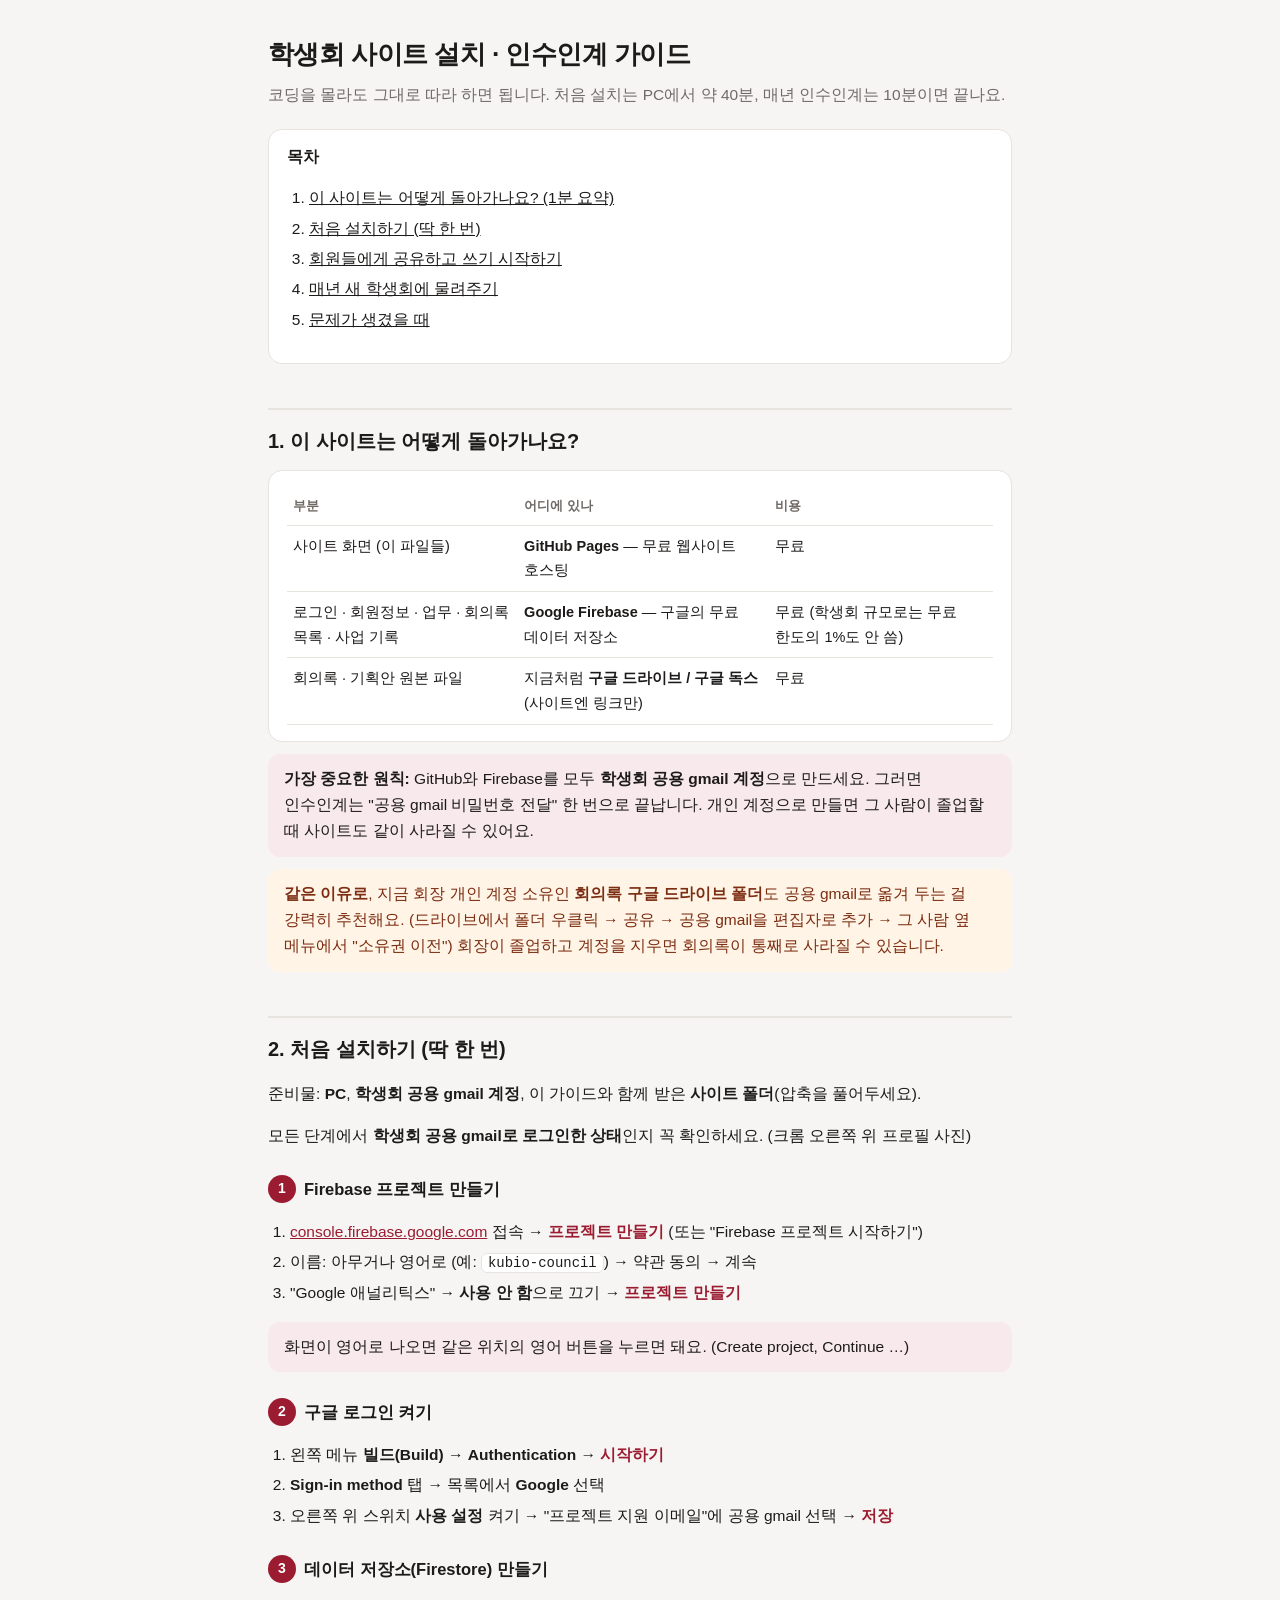
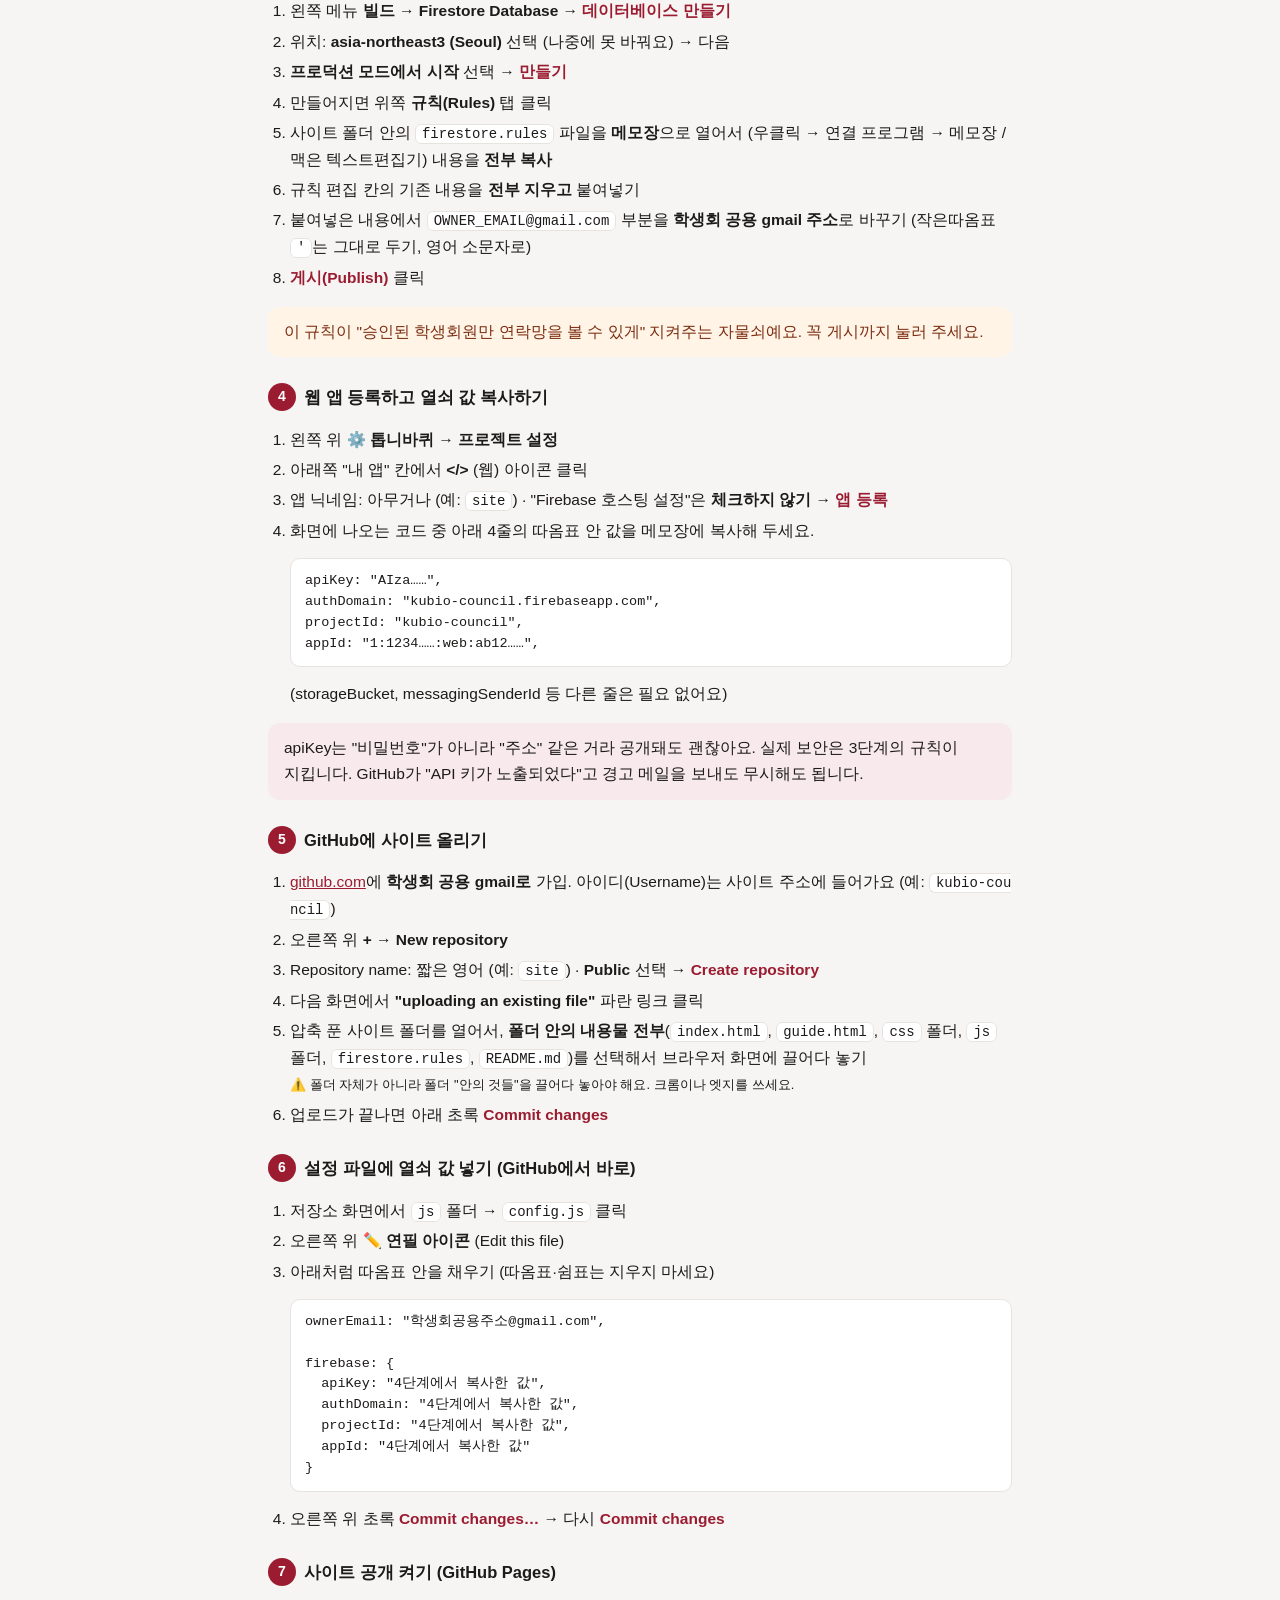
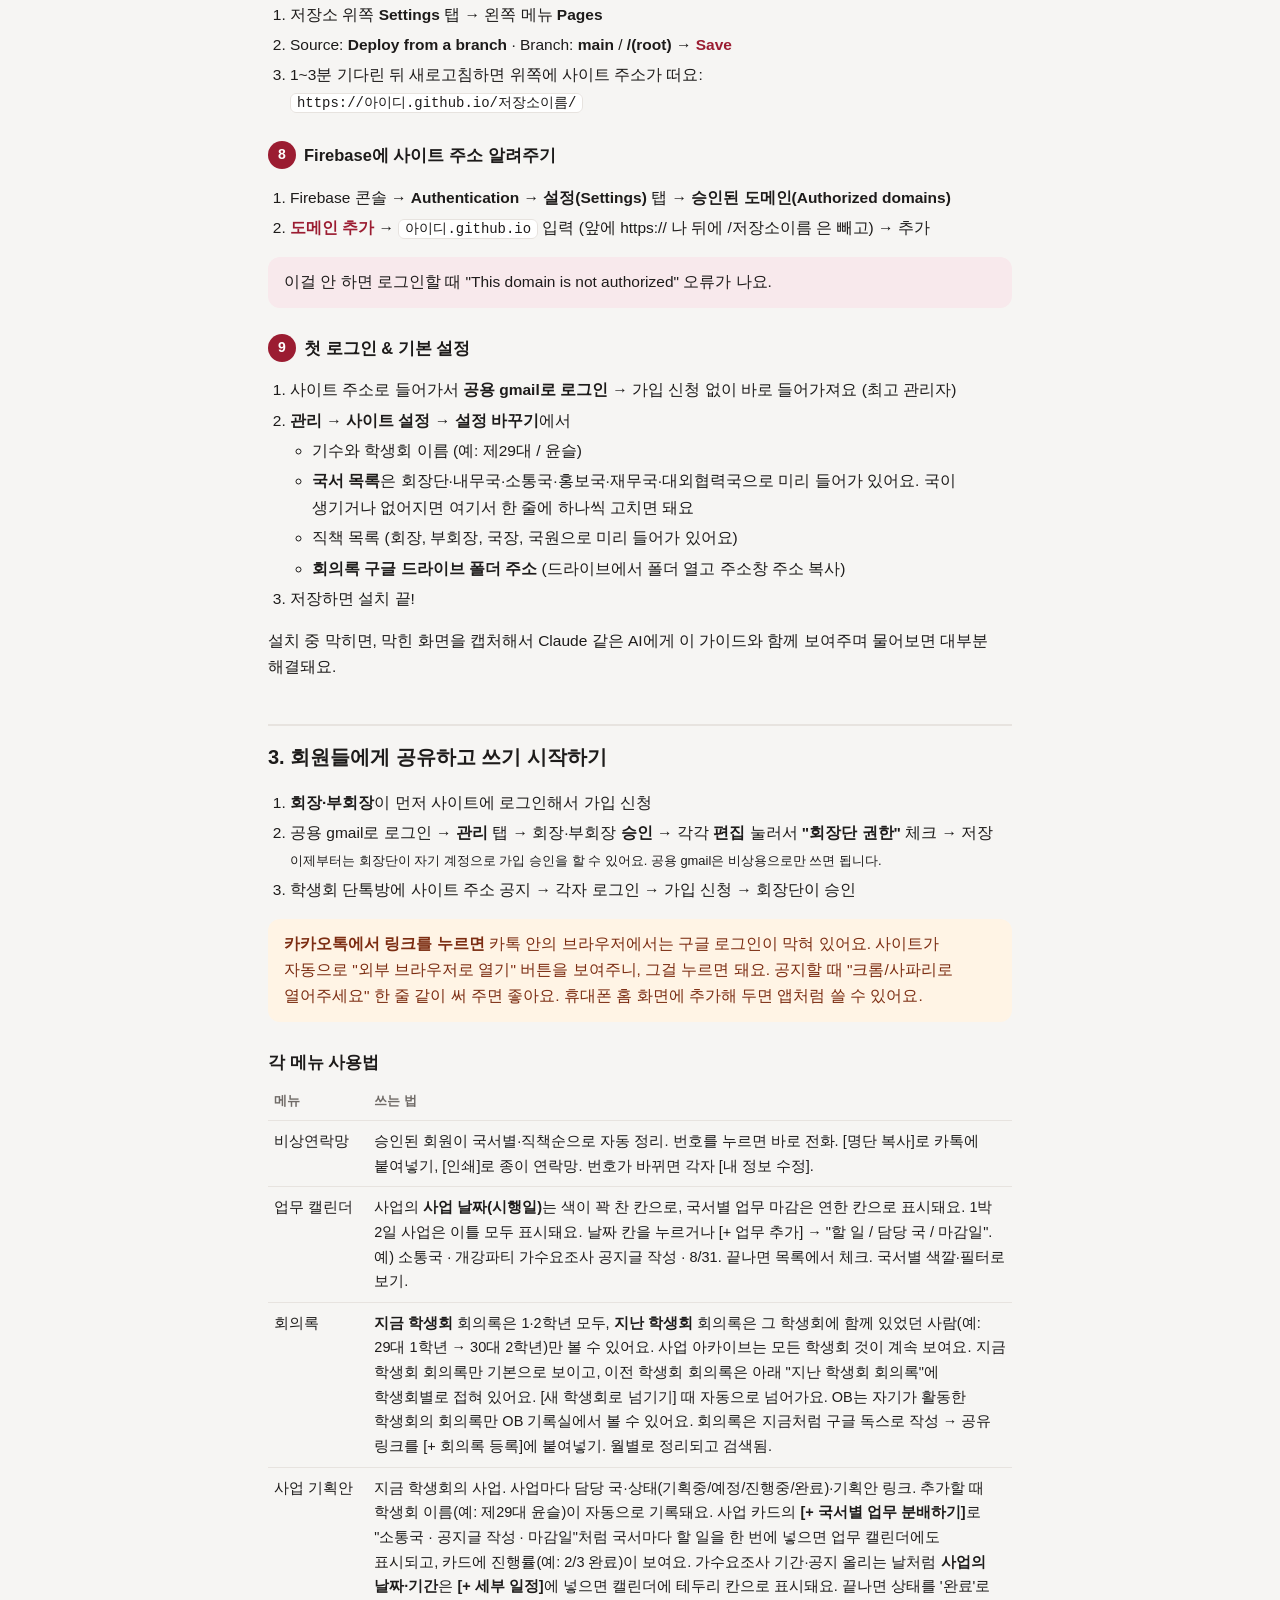
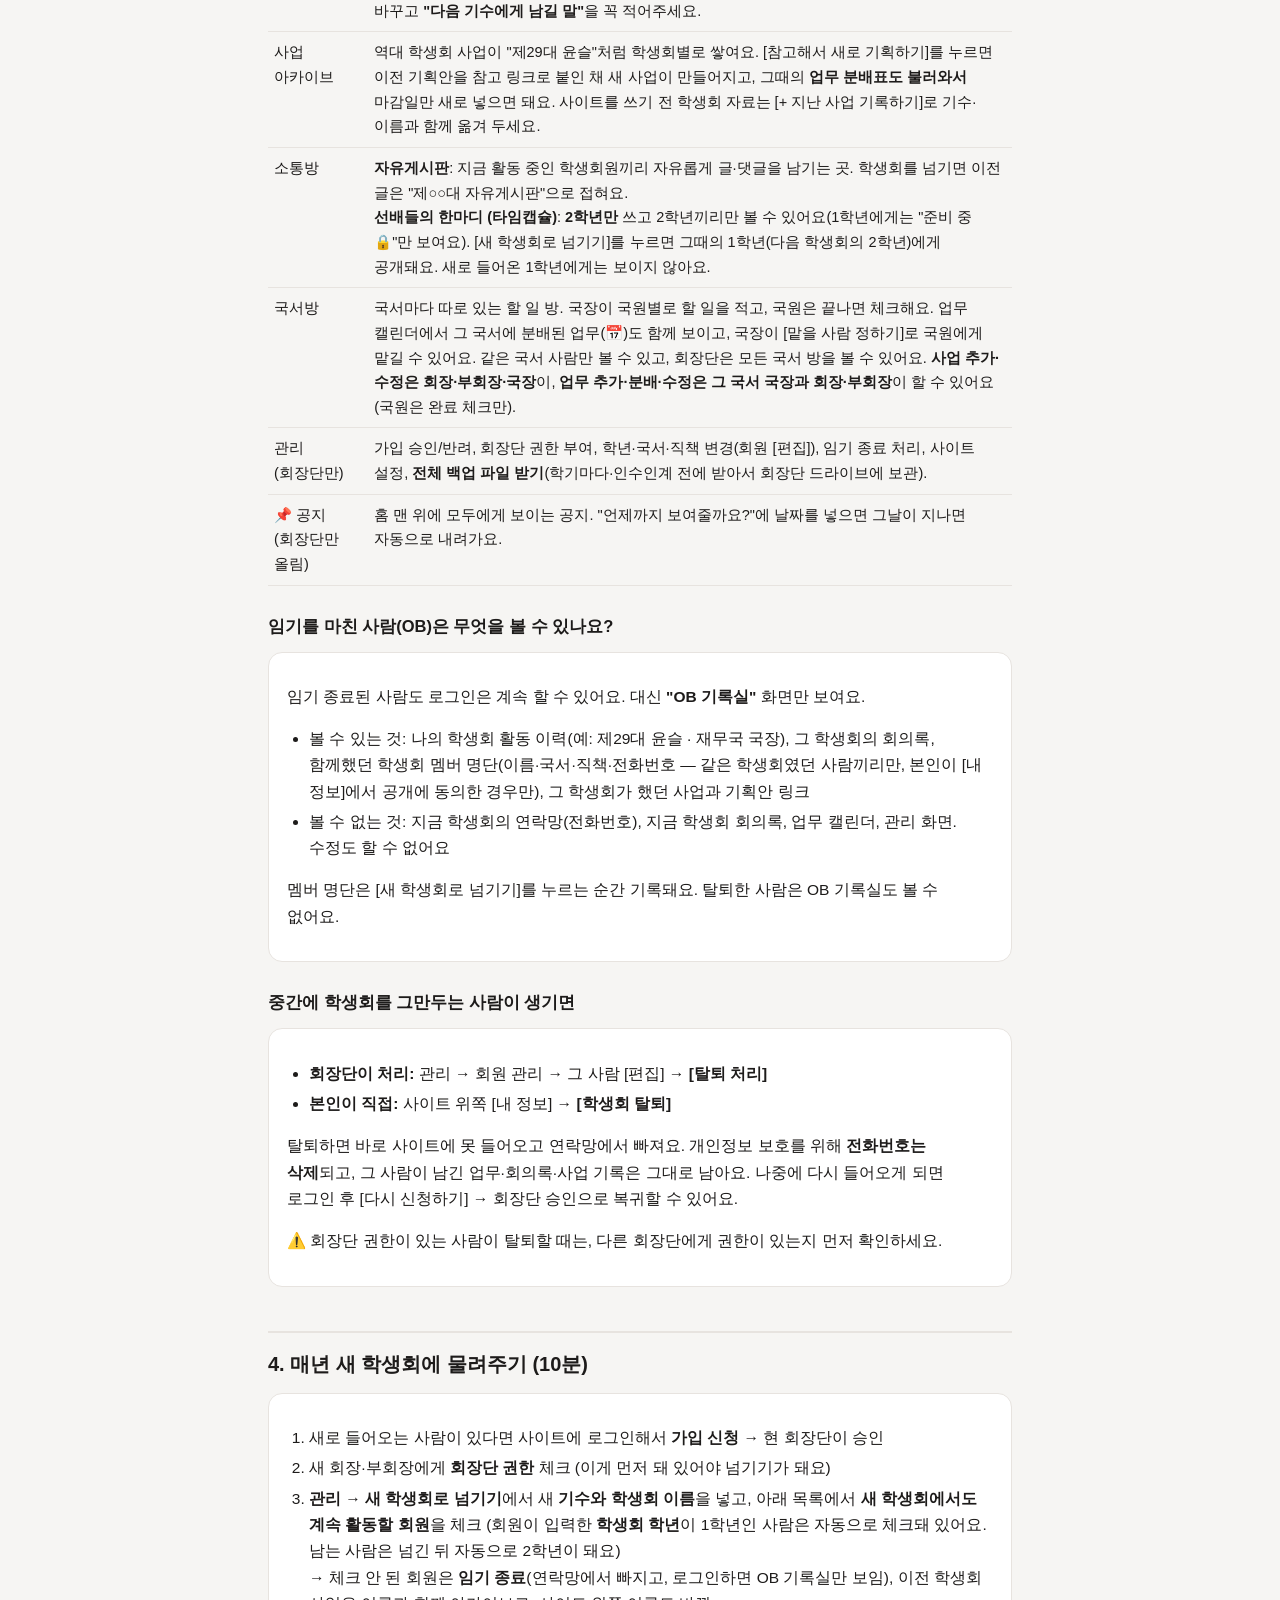
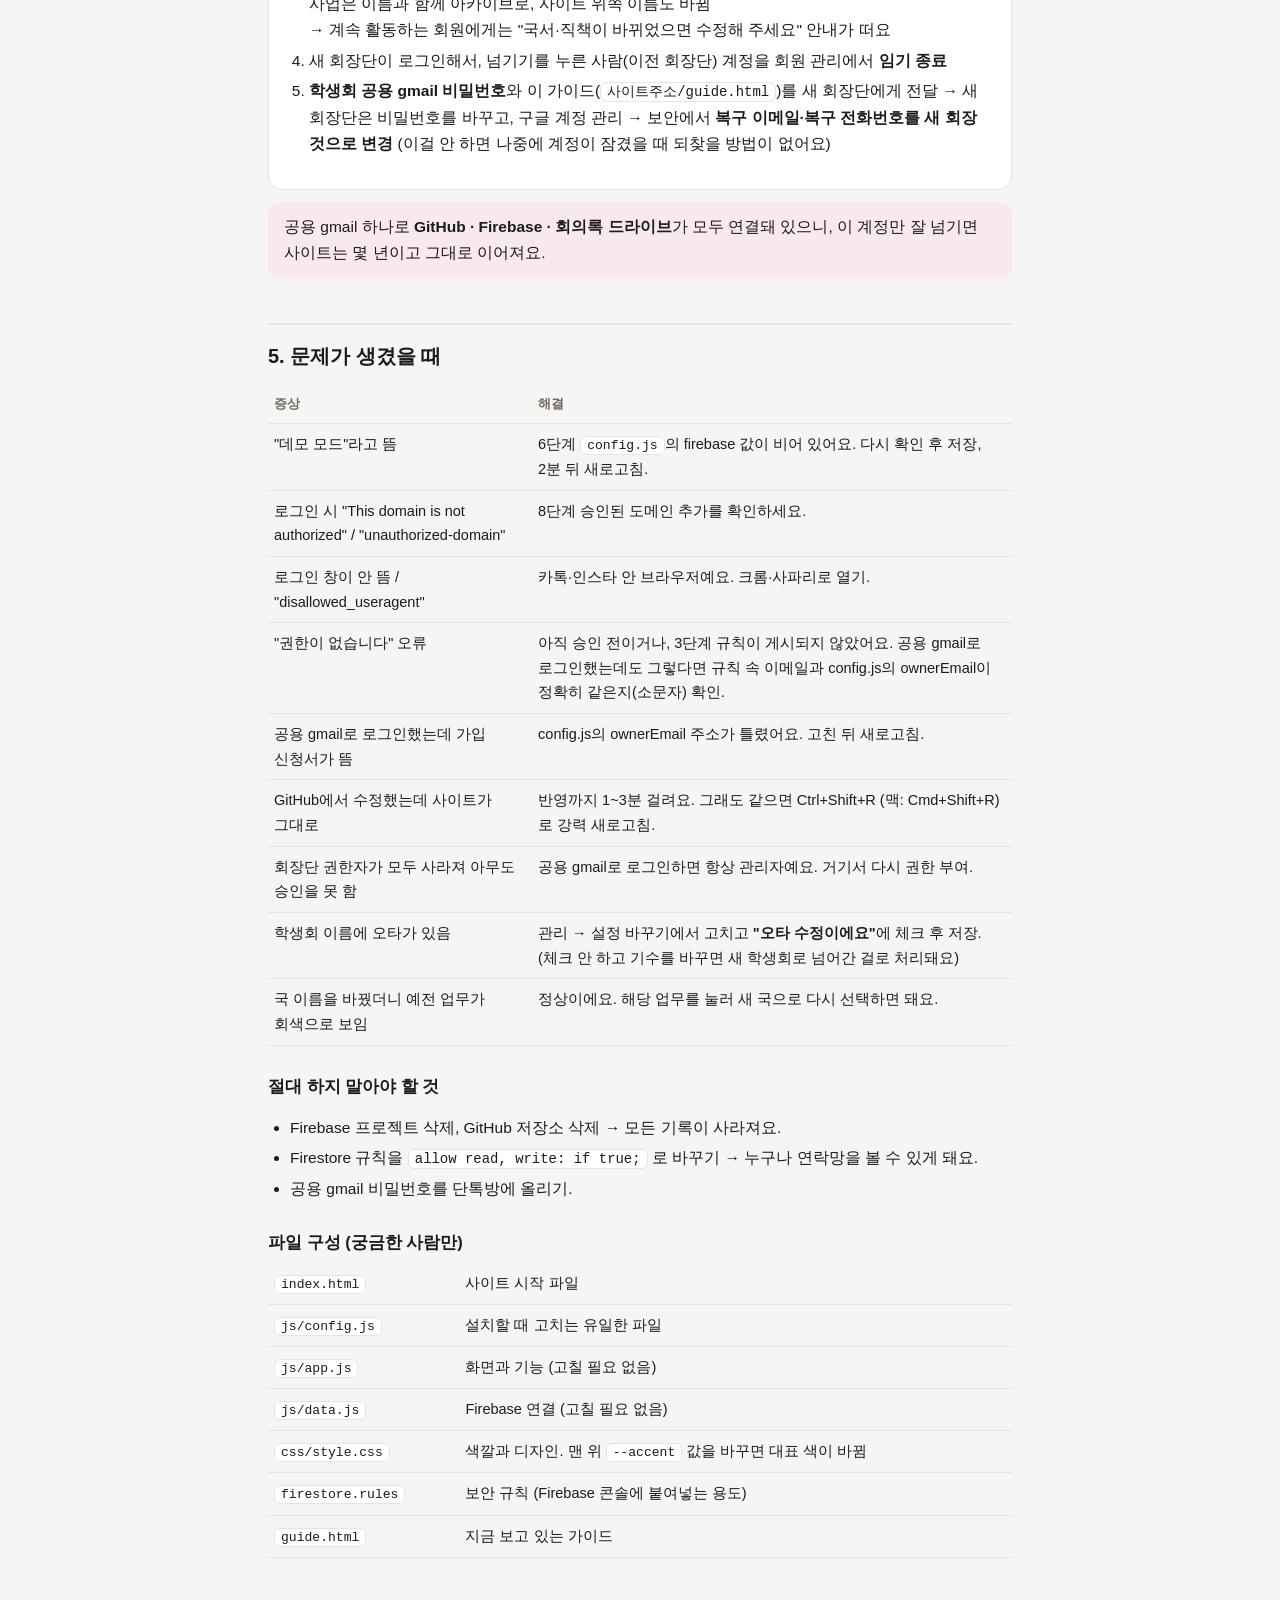
<file: guide.html>
<!doctype html>
<html lang="ko">
<head>
<meta charset="utf-8">
<meta name="viewport" content="width=device-width, initial-scale=1">
<meta name="robots" content="noindex">
<title>학생회 사이트 설치·인수인계 가이드</title>
<style>
  :root { --accent:#9b1c31; --soft:#f8e9ec; --bg:#f6f5f3; --ink:#1d1b1a; --muted:#6f6a66; --line:#e7e3df; --card:#fff; }
  @media (prefers-color-scheme: dark) { :root { --accent:#e0566b; --soft:#3a1c22; --bg:#161514; --ink:#f1eeeb; --muted:#a39d97; --line:#34312e; --card:#201f1d; } }
  * { box-sizing:border-box; }
  body { margin:0; background:var(--bg); color:var(--ink); font-family:-apple-system,BlinkMacSystemFont,"Apple SD Gothic Neo","Malgun Gothic",sans-serif; line-height:1.7; word-break:keep-all; font-size:15.5px; }
  .wrap { max-width:780px; margin:0 auto; padding:32px 18px 80px; }
  h1 { font-size:26px; margin:0 0 6px; letter-spacing:-.02em; }
  h2 { font-size:20px; margin:44px 0 12px; padding-top:14px; border-top:2px solid var(--line); }
  h3 { font-size:16.5px; margin:26px 0 6px; }
  .lead { color:var(--muted); margin:0 0 20px; }
  .box { background:var(--card); border:1px solid var(--line); border-radius:14px; padding:16px 18px; margin:12px 0; }
  .tip { background:var(--soft); border-radius:12px; padding:12px 16px; margin:12px 0; }
  .warn { background:#fff4e5; color:#7c2d12; border-radius:12px; padding:12px 16px; margin:12px 0; }
  ol, ul { padding-left:22px; }
  li { margin:4px 0; }
  code, .k { font-family:ui-monospace,Menlo,Consolas,monospace; background:var(--card); border:1px solid var(--line); padding:1px 6px; border-radius:6px; font-size:.9em; word-break:break-all; }
  pre { background:var(--card); border:1px solid var(--line); border-radius:10px; padding:12px 14px; overflow-x:auto; font-size:13.5px; line-height:1.55; }
  .step { display:inline-grid; place-items:center; width:28px; height:28px; border-radius:50%; background:var(--accent); color:#fff; font-weight:800; font-size:14px; margin-right:8px; vertical-align:2px; }
  .btn { font-weight:700; color:var(--accent); }
  nav.toc { background:var(--card); border:1px solid var(--line); border-radius:14px; padding:14px 18px; }
  nav.toc a { color:var(--ink); }
  table { border-collapse:collapse; width:100%; font-size:14.5px; }
  td, th { border-bottom:1px solid var(--line); padding:8px 6px; text-align:left; vertical-align:top; }
  th { color:var(--muted); font-size:13px; }
  a { color:var(--accent); }
</style>
</head>
<body>
<div class="wrap">
<h1>학생회 사이트 설치 · 인수인계 가이드</h1>
<p class="lead">코딩을 몰라도 그대로 따라 하면 됩니다. 처음 설치는 PC에서 약 40분, 매년 인수인계는 10분이면 끝나요.</p>

<nav class="toc">
<b>목차</b>
<ol>
  <li><a href="#a">이 사이트는 어떻게 돌아가나요? (1분 요약)</a></li>
  <li><a href="#b">처음 설치하기 (딱 한 번)</a></li>
  <li><a href="#c">회원들에게 공유하고 쓰기 시작하기</a></li>
  <li><a href="#d">매년 새 학생회에 물려주기</a></li>
  <li><a href="#e">문제가 생겼을 때</a></li>
</ol>
</nav>

<h2 id="a">1. 이 사이트는 어떻게 돌아가나요?</h2>
<div class="box">
<table>
<tr><th>부분</th><th>어디에 있나</th><th>비용</th></tr>
<tr><td>사이트 화면 (이 파일들)</td><td><b>GitHub Pages</b> — 무료 웹사이트 호스팅</td><td>무료</td></tr>
<tr><td>로그인 · 회원정보 · 업무 · 회의록 목록 · 사업 기록</td><td><b>Google Firebase</b> — 구글의 무료 데이터 저장소</td><td>무료 (학생회 규모로는 무료 한도의 1%도 안 씀)</td></tr>
<tr><td>회의록 · 기획안 원본 파일</td><td>지금처럼 <b>구글 드라이브 / 구글 독스</b> (사이트엔 링크만)</td><td>무료</td></tr>
</table>
</div>
<div class="tip"><b>가장 중요한 원칙:</b> GitHub와 Firebase를 모두 <b>학생회 공용 gmail 계정</b>으로 만드세요. 그러면 인수인계는 "공용 gmail 비밀번호 전달" 한 번으로 끝납니다. 개인 계정으로 만들면 그 사람이 졸업할 때 사이트도 같이 사라질 수 있어요.</div>
<div class="warn"><b>같은 이유로</b>, 지금 회장 개인 계정 소유인 <b>회의록 구글 드라이브 폴더</b>도 공용 gmail로 옮겨 두는 걸 강력히 추천해요. (드라이브에서 폴더 우클릭 → 공유 → 공용 gmail을 편집자로 추가 → 그 사람 옆 메뉴에서 "소유권 이전") 회장이 졸업하고 계정을 지우면 회의록이 통째로 사라질 수 있습니다.</div>

<h2 id="b">2. 처음 설치하기 (딱 한 번)</h2>
<p>준비물: <b>PC</b>, <b>학생회 공용 gmail 계정</b>, 이 가이드와 함께 받은 <b>사이트 폴더</b>(압축을 풀어두세요).</p>
<p>모든 단계에서 <b>학생회 공용 gmail로 로그인한 상태</b>인지 꼭 확인하세요. (크롬 오른쪽 위 프로필 사진)</p>

<h3><span class="step">1</span>Firebase 프로젝트 만들기</h3>
<ol>
  <li><a href="https://console.firebase.google.com" target="_blank" rel="noopener">console.firebase.google.com</a> 접속 → <span class="btn">프로젝트 만들기</span> (또는 "Firebase 프로젝트 시작하기")</li>
  <li>이름: 아무거나 영어로 (예: <code>kubio-council</code>) → 약관 동의 → 계속</li>
  <li>"Google 애널리틱스" → <b>사용 안 함</b>으로 끄기 → <span class="btn">프로젝트 만들기</span></li>
</ol>
<div class="tip">화면이 영어로 나오면 같은 위치의 영어 버튼을 누르면 돼요. (Create project, Continue …)</div>

<h3><span class="step">2</span>구글 로그인 켜기</h3>
<ol>
  <li>왼쪽 메뉴 <b>빌드(Build) → Authentication</b> → <span class="btn">시작하기</span></li>
  <li><b>Sign-in method</b> 탭 → 목록에서 <b>Google</b> 선택</li>
  <li>오른쪽 위 스위치 <b>사용 설정</b> 켜기 → "프로젝트 지원 이메일"에 공용 gmail 선택 → <span class="btn">저장</span></li>
</ol>

<h3><span class="step">3</span>데이터 저장소(Firestore) 만들기</h3>
<ol>
  <li>왼쪽 메뉴 <b>빌드 → Firestore Database</b> → <span class="btn">데이터베이스 만들기</span></li>
  <li>위치: <b>asia-northeast3 (Seoul)</b> 선택 (나중에 못 바꿔요) → 다음</li>
  <li><b>프로덕션 모드에서 시작</b> 선택 → <span class="btn">만들기</span></li>
  <li>만들어지면 위쪽 <b>규칙(Rules)</b> 탭 클릭</li>
  <li>사이트 폴더 안의 <code>firestore.rules</code> 파일을 <b>메모장</b>으로 열어서 (우클릭 → 연결 프로그램 → 메모장 / 맥은 텍스트편집기) 내용을 <b>전부 복사</b></li>
  <li>규칙 편집 칸의 기존 내용을 <b>전부 지우고</b> 붙여넣기</li>
  <li>붙여넣은 내용에서 <code>OWNER_EMAIL@gmail.com</code> 부분을 <b>학생회 공용 gmail 주소</b>로 바꾸기 (작은따옴표 <code>'</code>는 그대로 두기, 영어 소문자로)</li>
  <li><span class="btn">게시(Publish)</span> 클릭</li>
</ol>
<div class="warn">이 규칙이 "승인된 학생회원만 연락망을 볼 수 있게" 지켜주는 자물쇠예요. 꼭 게시까지 눌러 주세요.</div>

<h3><span class="step">4</span>웹 앱 등록하고 열쇠 값 복사하기</h3>
<ol>
  <li>왼쪽 위 <b>⚙️ 톱니바퀴 → 프로젝트 설정</b></li>
  <li>아래쪽 "내 앱" 칸에서 <b>&lt;/&gt;</b> (웹) 아이콘 클릭</li>
  <li>앱 닉네임: 아무거나 (예: <code>site</code>) · "Firebase 호스팅 설정"은 <b>체크하지 않기</b> → <span class="btn">앱 등록</span></li>
  <li>화면에 나오는 코드 중 아래 4줄의 따옴표 안 값을 메모장에 복사해 두세요.
<pre>apiKey: "AIza……",
authDomain: "kubio-council.firebaseapp.com",
projectId: "kubio-council",
appId: "1:1234……:web:ab12……",</pre>
  (storageBucket, messagingSenderId 등 다른 줄은 필요 없어요)</li>
</ol>
<div class="tip">apiKey는 "비밀번호"가 아니라 "주소" 같은 거라 공개돼도 괜찮아요. 실제 보안은 3단계의 규칙이 지킵니다. GitHub가 "API 키가 노출되었다"고 경고 메일을 보내도 무시해도 됩니다.</div>

<h3><span class="step">5</span>GitHub에 사이트 올리기</h3>
<ol>
  <li><a href="https://github.com/signup" target="_blank" rel="noopener">github.com</a>에 <b>학생회 공용 gmail로</b> 가입. 아이디(Username)는 사이트 주소에 들어가요 (예: <code>kubio-council</code>)</li>
  <li>오른쪽 위 <b>+</b> → <b>New repository</b></li>
  <li>Repository name: 짧은 영어 (예: <code>site</code>) · <b>Public</b> 선택 → <span class="btn">Create repository</span></li>
  <li>다음 화면에서 <b>"uploading an existing file"</b> 파란 링크 클릭</li>
  <li>압축 푼 사이트 폴더를 열어서, <b>폴더 안의 내용물 전부</b>(<code>index.html</code>, <code>guide.html</code>, <code>css</code> 폴더, <code>js</code> 폴더, <code>firestore.rules</code>, <code>README.md</code>)를 선택해서 브라우저 화면에 끌어다 놓기<br>
  <small>⚠️ 폴더 자체가 아니라 폴더 "안의 것들"을 끌어다 놓아야 해요. 크롬이나 엣지를 쓰세요.</small></li>
  <li>업로드가 끝나면 아래 초록 <span class="btn">Commit changes</span></li>
</ol>

<h3><span class="step">6</span>설정 파일에 열쇠 값 넣기 (GitHub에서 바로)</h3>
<ol>
  <li>저장소 화면에서 <code>js</code> 폴더 → <code>config.js</code> 클릭</li>
  <li>오른쪽 위 <b>✏️ 연필 아이콘</b> (Edit this file)</li>
  <li>아래처럼 따옴표 안을 채우기 (따옴표·쉼표는 지우지 마세요)
<pre>ownerEmail: "학생회공용주소@gmail.com",

firebase: {
  apiKey: "4단계에서 복사한 값",
  authDomain: "4단계에서 복사한 값",
  projectId: "4단계에서 복사한 값",
  appId: "4단계에서 복사한 값"
}</pre></li>
  <li>오른쪽 위 초록 <span class="btn">Commit changes…</span> → 다시 <span class="btn">Commit changes</span></li>
</ol>

<h3><span class="step">7</span>사이트 공개 켜기 (GitHub Pages)</h3>
<ol>
  <li>저장소 위쪽 <b>Settings</b> 탭 → 왼쪽 메뉴 <b>Pages</b></li>
  <li>Source: <b>Deploy from a branch</b> · Branch: <b>main</b> / <b>/(root)</b> → <span class="btn">Save</span></li>
  <li>1~3분 기다린 뒤 새로고침하면 위쪽에 사이트 주소가 떠요:<br><code>https://아이디.github.io/저장소이름/</code></li>
</ol>

<h3><span class="step">8</span>Firebase에 사이트 주소 알려주기</h3>
<ol>
  <li>Firebase 콘솔 → <b>Authentication → 설정(Settings)</b> 탭 → <b>승인된 도메인(Authorized domains)</b></li>
  <li><span class="btn">도메인 추가</span> → <code>아이디.github.io</code> 입력 (앞에 https:// 나 뒤에 /저장소이름 은 빼고) → 추가</li>
</ol>
<div class="tip">이걸 안 하면 로그인할 때 "This domain is not authorized" 오류가 나요.</div>

<h3><span class="step">9</span>첫 로그인 & 기본 설정</h3>
<ol>
  <li>사이트 주소로 들어가서 <b>공용 gmail로 로그인</b> → 가입 신청 없이 바로 들어가져요 (최고 관리자)</li>
  <li><b>관리 → 사이트 설정 → 설정 바꾸기</b>에서
    <ul>
      <li>기수와 학생회 이름 (예: 제29대 / 윤슬)</li>
      <li><b>국서 목록</b>은 회장단·내무국·소통국·홍보국·재무국·대외협력국으로 미리 들어가 있어요. 국이 생기거나 없어지면 여기서 한 줄에 하나씩 고치면 돼요</li>
      <li>직책 목록 (회장, 부회장, 국장, 국원으로 미리 들어가 있어요)</li>
      <li><b>회의록 구글 드라이브 폴더 주소</b> (드라이브에서 폴더 열고 주소창 주소 복사)</li>
    </ul>
  </li>
  <li>저장하면 설치 끝!</li>
</ol>
<p>설치 중 막히면, 막힌 화면을 캡처해서 Claude 같은 AI에게 이 가이드와 함께 보여주며 물어보면 대부분 해결돼요.</p>

<h2 id="c">3. 회원들에게 공유하고 쓰기 시작하기</h2>
<ol>
  <li><b>회장·부회장</b>이 먼저 사이트에 로그인해서 가입 신청</li>
  <li>공용 gmail로 로그인 → <b>관리</b> 탭 → 회장·부회장 <b>승인</b> → 각각 <b>편집</b> 눌러서 <b>"회장단 권한"</b> 체크 → 저장<br>
  <small>이제부터는 회장단이 자기 계정으로 가입 승인을 할 수 있어요. 공용 gmail은 비상용으로만 쓰면 됩니다.</small></li>
  <li>학생회 단톡방에 사이트 주소 공지 → 각자 로그인 → 가입 신청 → 회장단이 승인</li>
</ol>
<div class="warn"><b>카카오톡에서 링크를 누르면</b> 카톡 안의 브라우저에서는 구글 로그인이 막혀 있어요. 사이트가 자동으로 "외부 브라우저로 열기" 버튼을 보여주니, 그걸 누르면 돼요. 공지할 때 "크롬/사파리로 열어주세요" 한 줄 같이 써 주면 좋아요. 휴대폰 홈 화면에 추가해 두면 앱처럼 쓸 수 있어요.</div>

<h3>각 메뉴 사용법</h3>
<table>
<tr><th>메뉴</th><th>쓰는 법</th></tr>
<tr><td>비상연락망</td><td>승인된 회원이 국서별·직책순으로 자동 정리. 번호를 누르면 바로 전화. [명단 복사]로 카톡에 붙여넣기, [인쇄]로 종이 연락망. 번호가 바뀌면 각자 [내 정보 수정].</td></tr>
<tr><td>업무 캘린더</td><td>사업의 <b>사업 날짜(시행일)</b>는 색이 꽉 찬 칸으로, 국서별 업무 마감은 연한 칸으로 표시돼요. 1박 2일 사업은 이틀 모두 표시돼요. 날짜 칸을 누르거나 [+ 업무 추가] → "할 일 / 담당 국 / 마감일". 예) 소통국 · 개강파티 가수요조사 공지글 작성 · 8/31. 끝나면 목록에서 체크. 국서별 색깔·필터로 보기.</td></tr>
<tr><td>회의록</td><td><b>지금 학생회</b> 회의록은 1·2학년 모두, <b>지난 학생회</b> 회의록은 그 학생회에 함께 있었던 사람(예: 29대 1학년 → 30대 2학년)만 볼 수 있어요. 사업 아카이브는 모든 학생회 것이 계속 보여요. 지금 학생회 회의록만 기본으로 보이고, 이전 학생회 회의록은 아래 "지난 학생회 회의록"에 학생회별로 접혀 있어요. [새 학생회로 넘기기] 때 자동으로 넘어가요. OB는 자기가 활동한 학생회의 회의록만 OB 기록실에서 볼 수 있어요. 회의록은 지금처럼 구글 독스로 작성 → 공유 링크를 [+ 회의록 등록]에 붙여넣기. 월별로 정리되고 검색됨.</td></tr>
<tr><td>사업 기획안</td><td>지금 학생회의 사업. 사업마다 담당 국·상태(기획중/예정/진행중/완료)·기획안 링크. 추가할 때 학생회 이름(예: 제29대 윤슬)이 자동으로 기록돼요. 사업 카드의 <b>[+ 국서별 업무 분배하기]</b>로 "소통국 · 공지글 작성 · 마감일"처럼 국서마다 할 일을 한 번에 넣으면 업무 캘린더에도 표시되고, 카드에 진행률(예: 2/3 완료)이 보여요. 가수요조사 기간·공지 올리는 날처럼 <b>사업의 날짜·기간</b>은 <b>[+ 세부 일정]</b>에 넣으면 캘린더에 테두리 칸으로 표시돼요. 끝나면 상태를 '완료'로 바꾸고 <b>"다음 기수에게 남길 말"</b>을 꼭 적어주세요.</td></tr>
<tr><td>사업 아카이브</td><td>역대 학생회 사업이 "제29대 윤슬"처럼 학생회별로 쌓여요. [참고해서 새로 기획하기]를 누르면 이전 기획안을 참고 링크로 붙인 채 새 사업이 만들어지고, 그때의 <b>업무 분배표도 불러와서</b> 마감일만 새로 넣으면 돼요. 사이트를 쓰기 전 학생회 자료는 [+ 지난 사업 기록하기]로 기수·이름과 함께 옮겨 두세요.</td></tr>
<tr><td>소통방</td><td><b>자유게시판</b>: 지금 활동 중인 학생회원끼리 자유롭게 글·댓글을 남기는 곳. 학생회를 넘기면 이전 글은 "제○○대 자유게시판"으로 접혀요.<br><b>선배들의 한마디 (타임캡슐)</b>: <b>2학년만</b> 쓰고 2학년끼리만 볼 수 있어요(1학년에게는 "준비 중 🔒"만 보여요). [새 학생회로 넘기기]를 누르면 그때의 1학년(다음 학생회의 2학년)에게 공개돼요. 새로 들어온 1학년에게는 보이지 않아요.</td></tr>
<tr><td>국서방</td><td>국서마다 따로 있는 할 일 방. 국장이 국원별로 할 일을 적고, 국원은 끝나면 체크해요. 업무 캘린더에서 그 국서에 분배된 업무(📅)도 함께 보이고, 국장이 [맡을 사람 정하기]로 국원에게 맡길 수 있어요. 같은 국서 사람만 볼 수 있고, 회장단은 모든 국서 방을 볼 수 있어요. <b>사업 추가·수정은 회장·부회장·국장</b>이, <b>업무 추가·분배·수정은 그 국서 국장과 회장·부회장</b>이 할 수 있어요(국원은 완료 체크만).</td></tr>
<tr><td>관리 (회장단만)</td><td>가입 승인/반려, 회장단 권한 부여, 학년·국서·직책 변경(회원 [편집]), 임기 종료 처리, 사이트 설정, <b>전체 백업 파일 받기</b>(학기마다·인수인계 전에 받아서 회장단 드라이브에 보관).</td></tr>
<tr><td>📌 공지 (회장단만 올림)</td><td>홈 맨 위에 모두에게 보이는 공지. "언제까지 보여줄까요?"에 날짜를 넣으면 그날이 지나면 자동으로 내려가요.</td></tr>
</table>

<h3>임기를 마친 사람(OB)은 무엇을 볼 수 있나요?</h3>
<div class="box">
<p>임기 종료된 사람도 로그인은 계속 할 수 있어요. 대신 <b>"OB 기록실"</b> 화면만 보여요.</p>
<ul>
  <li>볼 수 있는 것: 나의 학생회 활동 이력(예: 제29대 윤슬 · 재무국 국장), 그 학생회의 회의록, 함께했던 학생회 멤버 명단(이름·국서·직책·전화번호 — 같은 학생회였던 사람끼리만, 본인이 [내 정보]에서 공개에 동의한 경우만), 그 학생회가 했던 사업과 기획안 링크</li>
  <li>볼 수 없는 것: 지금 학생회의 연락망(전화번호), 지금 학생회 회의록, 업무 캘린더, 관리 화면. 수정도 할 수 없어요</li>
</ul>
<p class="small">멤버 명단은 [새 학생회로 넘기기]를 누르는 순간 기록돼요. 탈퇴한 사람은 OB 기록실도 볼 수 없어요.</p>
</div>

<h3>중간에 학생회를 그만두는 사람이 생기면</h3>
<div class="box">
<ul>
  <li><b>회장단이 처리:</b> 관리 → 회원 관리 → 그 사람 [편집] → <b>[탈퇴 처리]</b></li>
  <li><b>본인이 직접:</b> 사이트 위쪽 [내 정보] → <b>[학생회 탈퇴]</b></li>
</ul>
<p>탈퇴하면 바로 사이트에 못 들어오고 연락망에서 빠져요. 개인정보 보호를 위해 <b>전화번호는 삭제</b>되고, 그 사람이 남긴 업무·회의록·사업 기록은 그대로 남아요. 나중에 다시 들어오게 되면 로그인 후 [다시 신청하기] → 회장단 승인으로 복귀할 수 있어요.</p>
<p class="small">⚠️ 회장단 권한이 있는 사람이 탈퇴할 때는, 다른 회장단에게 권한이 있는지 먼저 확인하세요.</p>
</div>

<h2 id="d">4. 매년 새 학생회에 물려주기 (10분)</h2>
<div class="box">
<ol>
  <li>새로 들어오는 사람이 있다면 사이트에 로그인해서 <b>가입 신청</b> → 현 회장단이 승인</li>
  <li>새 회장·부회장에게 <b>회장단 권한</b> 체크 (이게 먼저 돼 있어야 넘기기가 돼요)</li>
  <li><b>관리 → 새 학생회로 넘기기</b>에서 새 <b>기수와 학생회 이름</b>을 넣고, 아래 목록에서 <b>새 학생회에서도 계속 활동할 회원</b>을 체크 (회원이 입력한 <b>학생회 학년</b>이 1학년인 사람은 자동으로 체크돼 있어요. 남는 사람은 넘긴 뒤 자동으로 2학년이 돼요)<br>
  → 체크 안 된 회원은 <b>임기 종료</b>(연락망에서 빠지고, 로그인하면 OB 기록실만 보임), 이전 학생회 사업은 이름과 함께 아카이브로, 사이트 위쪽 이름도 바뀜<br>
  → 계속 활동하는 회원에게는 "국서·직책이 바뀌었으면 수정해 주세요" 안내가 떠요</li>
  <li>새 회장단이 로그인해서, 넘기기를 누른 사람(이전 회장단) 계정을 회원 관리에서 <b>임기 종료</b></li>
  <li><b>학생회 공용 gmail 비밀번호</b>와 이 가이드(<code>사이트주소/guide.html</code>)를 새 회장단에게 전달 → 새 회장단은 비밀번호를 바꾸고, 구글 계정 관리 → 보안에서 <b>복구 이메일·복구 전화번호를 새 회장 것으로 변경</b> (이걸 안 하면 나중에 계정이 잠겼을 때 되찾을 방법이 없어요)</li>
</ol>
</div>
<div class="tip">공용 gmail 하나로 <b>GitHub · Firebase · 회의록 드라이브</b>가 모두 연결돼 있으니, 이 계정만 잘 넘기면 사이트는 몇 년이고 그대로 이어져요.</div>

<h2 id="e">5. 문제가 생겼을 때</h2>
<table>
<tr><th>증상</th><th>해결</th></tr>
<tr><td>"데모 모드"라고 뜸</td><td>6단계 <code>config.js</code>의 firebase 값이 비어 있어요. 다시 확인 후 저장, 2분 뒤 새로고침.</td></tr>
<tr><td>로그인 시 "This domain is not authorized" / "unauthorized-domain"</td><td>8단계 승인된 도메인 추가를 확인하세요.</td></tr>
<tr><td>로그인 창이 안 뜸 / "disallowed_useragent"</td><td>카톡·인스타 안 브라우저예요. 크롬·사파리로 열기.</td></tr>
<tr><td>"권한이 없습니다" 오류</td><td>아직 승인 전이거나, 3단계 규칙이 게시되지 않았어요. 공용 gmail로 로그인했는데도 그렇다면 규칙 속 이메일과 config.js의 ownerEmail이 정확히 같은지(소문자) 확인.</td></tr>
<tr><td>공용 gmail로 로그인했는데 가입 신청서가 뜸</td><td>config.js의 ownerEmail 주소가 틀렸어요. 고친 뒤 새로고침.</td></tr>
<tr><td>GitHub에서 수정했는데 사이트가 그대로</td><td>반영까지 1~3분 걸려요. 그래도 같으면 Ctrl+Shift+R (맥: Cmd+Shift+R)로 강력 새로고침.</td></tr>
<tr><td>회장단 권한자가 모두 사라져 아무도 승인을 못 함</td><td>공용 gmail로 로그인하면 항상 관리자예요. 거기서 다시 권한 부여.</td></tr>
<tr><td>학생회 이름에 오타가 있음</td><td>관리 → 설정 바꾸기에서 고치고 <b>"오타 수정이에요"</b>에 체크 후 저장. (체크 안 하고 기수를 바꾸면 새 학생회로 넘어간 걸로 처리돼요)</td></tr>
<tr><td>국 이름을 바꿨더니 예전 업무가 회색으로 보임</td><td>정상이에요. 해당 업무를 눌러 새 국으로 다시 선택하면 돼요.</td></tr>
</table>

<h3>절대 하지 말아야 할 것</h3>
<ul>
  <li>Firebase 프로젝트 삭제, GitHub 저장소 삭제 → 모든 기록이 사라져요.</li>
  <li>Firestore 규칙을 <code>allow read, write: if true;</code> 로 바꾸기 → 누구나 연락망을 볼 수 있게 돼요.</li>
  <li>공용 gmail 비밀번호를 단톡방에 올리기.</li>
</ul>

<h3>파일 구성 (궁금한 사람만)</h3>
<table>
<tr><td><code>index.html</code></td><td>사이트 시작 파일</td></tr>
<tr><td><code>js/config.js</code></td><td>설치할 때 고치는 유일한 파일</td></tr>
<tr><td><code>js/app.js</code></td><td>화면과 기능 (고칠 필요 없음)</td></tr>
<tr><td><code>js/data.js</code></td><td>Firebase 연결 (고칠 필요 없음)</td></tr>
<tr><td><code>css/style.css</code></td><td>색깔과 디자인. 맨 위 <code>--accent</code> 값을 바꾸면 대표 색이 바뀜</td></tr>
<tr><td><code>firestore.rules</code></td><td>보안 규칙 (Firebase 콘솔에 붙여넣는 용도)</td></tr>
<tr><td><code>guide.html</code></td><td>지금 보고 있는 가이드</td></tr>
</table>
</div>
</body>
</html>
</file>
